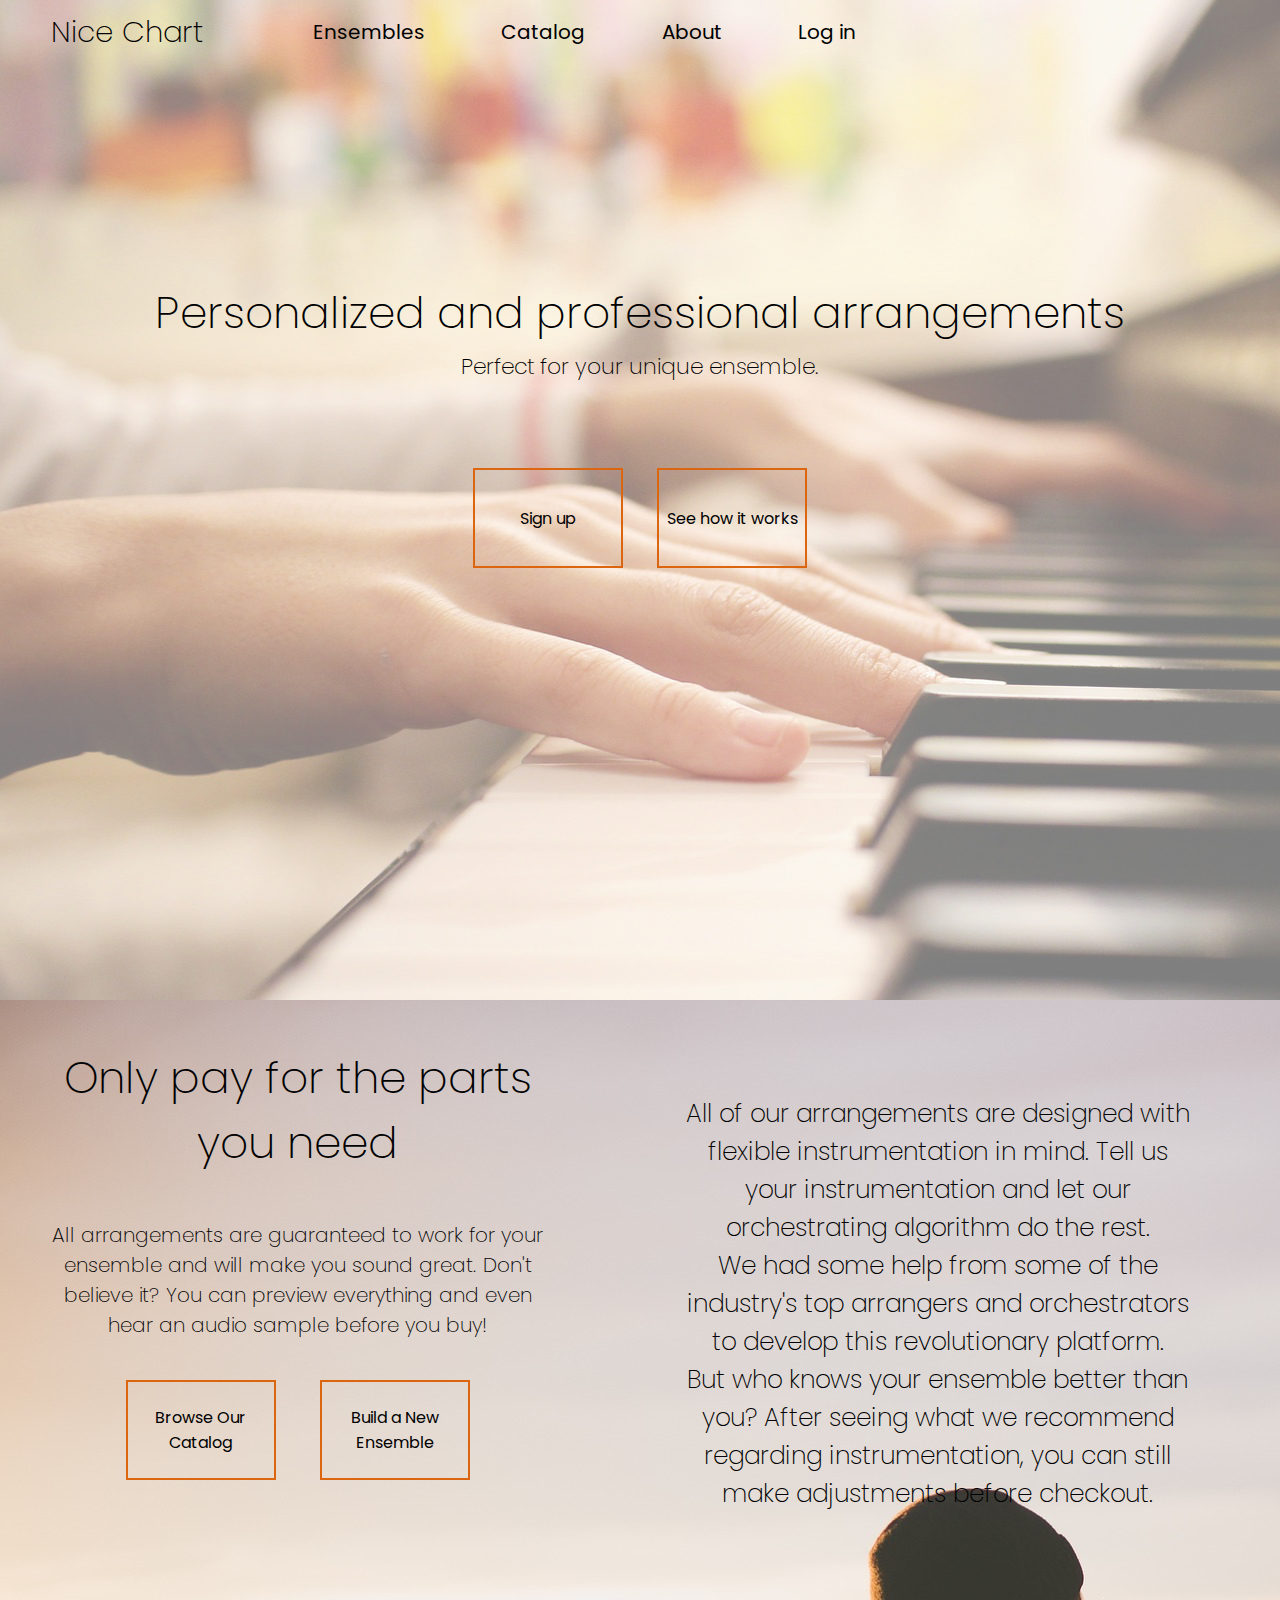
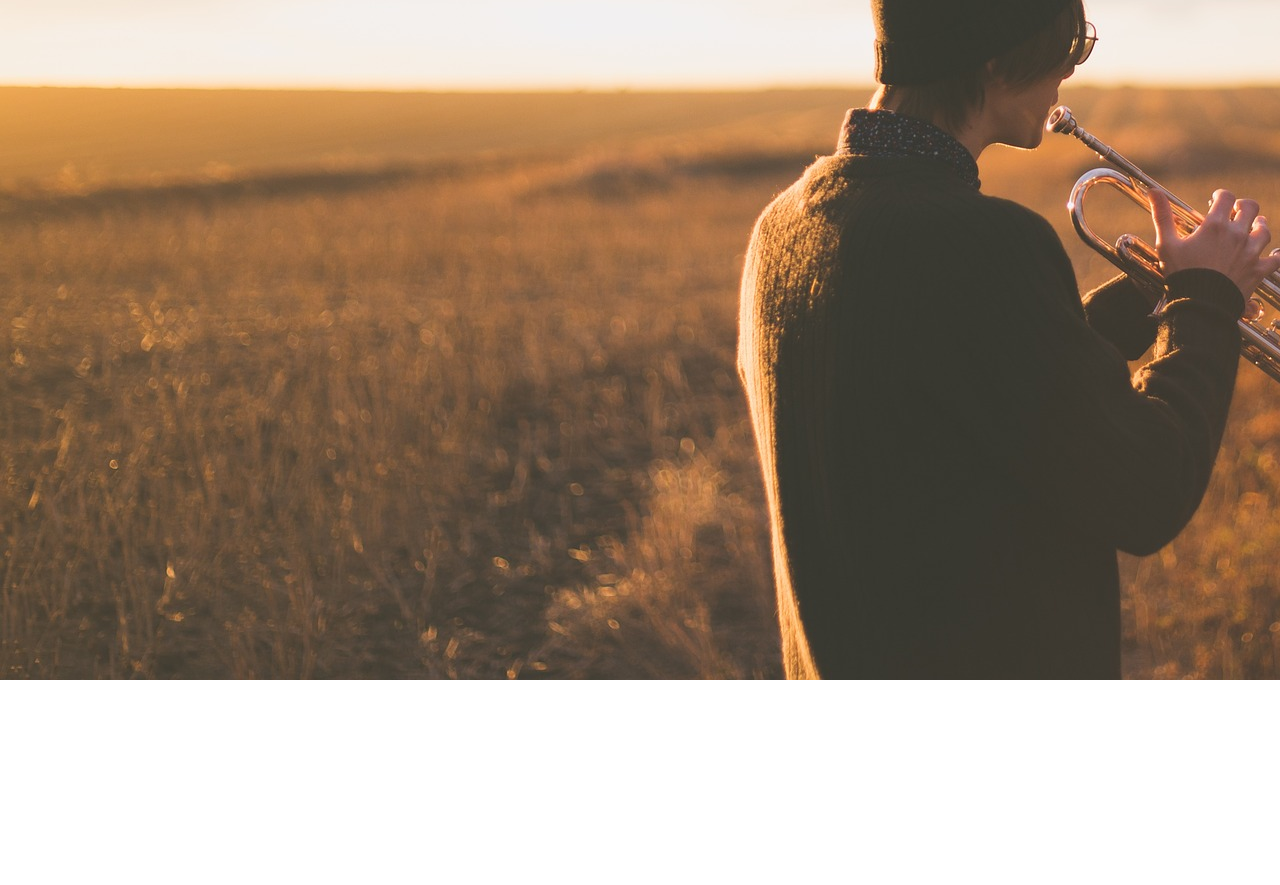
<file: index.html>
﻿<!DOCTYPE html>

<html lang="en" >
<head>
    <meta charset="utf-8" />
    <meta name="viewport" content="width=device-width, initial-scale=1.0" />
    <meta http-equiv="X-UA-Compatible" content="ie=edge" />
    <link rel="stylesheet" href="style.css" />
    <link rel="preconnect" href="https://fonts.gstatic.com">
    <link href="https://fonts.googleapis.com/css2?family=Poppins:wght@200;500&display=swap" rel="stylesheet">
    <link rel="preconnect" href="https://fonts.gstatic.com">
    <link href="https://fonts.googleapis.com/css2?family=Poppins:wght@200&display=swap" rel="stylesheet">
    <link rel="preconnect" href="https://fonts.gstatic.com">
    <link href="https://fonts.googleapis.com/css2?family=Poppins:wght@100&display=swap" rel="stylesheet">
    <script src="actions.js"></script>
    <title>Nice Chart</title>
</head>

<body>
    <div class="background-image">
        <header>
            <div class="logo-container">
                <a href="index.html"><h4 class="logo">Nice Chart</h4></a>
            </div>
            <nav>
                <ul class="nav-links">
                    <li class="dropdown">
                        <button class="nav-link" href="ensembles.html">Ensembles</button>
                        <div class="dropdown-content">
                            <a class="ensembles-link" href="ensembles.html">My Ensembles</a>
                            <p>7th Grade</p>
                            <p>8th Grade</p>
                            <p>9th Grade</p>
                        </div>
                    </li>
                    <a class="nav-link" href="catalog.html">Catalog</a>
                    <li><button class="nav-link" href="#">About</button></li>
                    <a class="nav-link" href="login.html">Log in</a>

                </ul>
            </nav>

        </header>

        <main>
            <section class="presentation">
                <div class="introduction">
                    <div class="intro-text"></div>
                    <h1>Personalized and professional arrangements</h1>
                    <p>
                        Perfect for your unique ensemble.
                    </p>


                </div>
                <div class="cta">
                    <a href="sign_up.html"><button class="cta-signup">Sign up</button></a>
                    <button onclick="SeeHowItWorks()" class="cta-how-it-works">See how it works</button>
                </div>

            </section>

        </main>
    </div>
    <section class="preview">
     
        <div class="preview-left">
            <div>
                <h1>Only pay for the parts you need</h1>
                <p>
                    All arrangements are guaranteed to work for your ensemble and will make you sound great. Don't believe it?
                    You can preview everything and even hear an audio sample before you buy!
                </p>
            </div>
         
            <div class="index-button">
                <button class="try-it-out-button">Browse Our Catalog</button>
                <button class="try-it-out-button">Build a New Ensemble</button>
            </div>
            
        </div>
        <div class="preview-right">
           <p>All of our arrangements are designed with flexible instrumentation in mind. Tell us your instrumentation and let our orchestrating algorithm do the rest.</p>
            <p>We had some help from some of the industry's top arrangers and orchestrators to develop this revolutionary platform. </p>
            <p>But who knows your ensemble better than you? After seeing what we recommend regarding instrumentation, you can still make adjustments before checkout.</p>
        </div>

    </section>


</body>
</html>
</file>
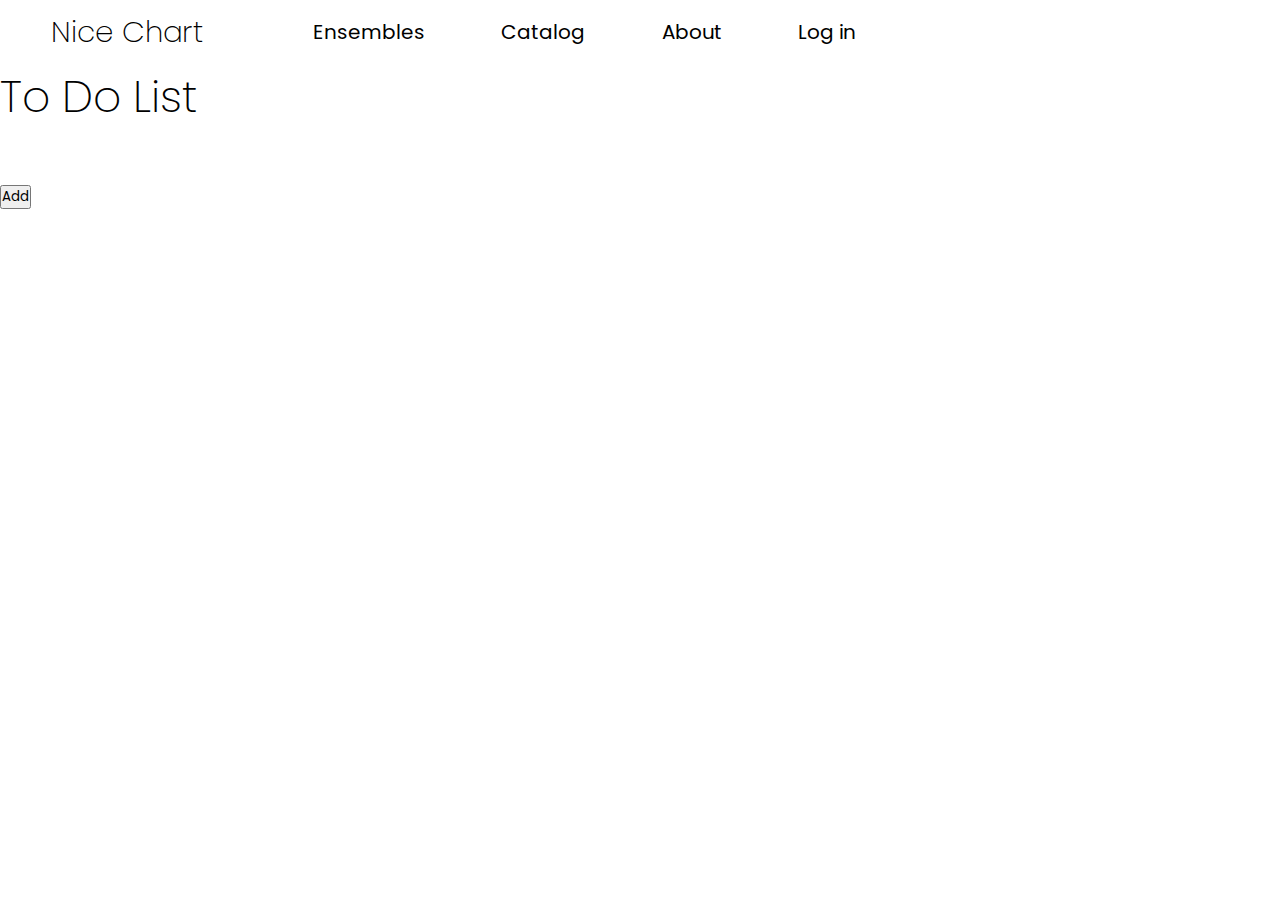
<file: about.html>
﻿<!DOCTYPE html>

<html lang="en">
<head>
    <meta charset="utf-8" />
    <meta name="viewport" content="width=device-width, initial-scale=1.0" />
    <meta http-equiv="X-UA-Compatible" content="ie=edge" />
    <link rel="stylesheet" href="style.css" />
    <link rel="preconnect" href="https://fonts.gstatic.com">
    <link href="https://fonts.googleapis.com/css2?family=Poppins:wght@200;500&display=swap" rel="stylesheet">
    <link rel="preconnect" href="https://fonts.gstatic.com">
    <link href="https://fonts.googleapis.com/css2?family=Poppins:wght@200&display=swap" rel="stylesheet">
    <link rel="preconnect" href="https://fonts.gstatic.com">
    <link href="https://fonts.googleapis.com/css2?family=Poppins:wght@100&display=swap" rel="stylesheet">

    <title>Nice Chart</title>
</head>

<body>

    <header>
        <div class="logo-container">
            <a href="index.html"><h4 class="logo">Nice Chart</h4></a>
        </div>
        <nav>
            <ul class="nav-links">
                <li class="dropdown">
                    <button class="nav-link" href="ensembles.html">Ensembles</button>
                    <div class="dropdown-content">
                        <a class="ensembles-link" href="ensembles.html">My Ensembles</a>
                        <p>7th Grade</p>
                        <p>8th Grade</p>
                        <p>9th Grade</p>
                    </div>
                </li>
                <a class="nav-link" href="catalog.html">Catalog</a>
                <li><button class="nav-link" href="#">About</button></li>
                <a class="nav-link" href="login.html">Log in</a>

            </ul>
        </nav>

    </header>
    <section>
        <h1> To Do List</h1>
        <div class="container">
            <input id="inputField" type="number">
            <button id="addNumberButton">Add</button>
            <div id="output">

            </div>
        </div>
    </section>

    <script src="actions.js"></script>
</body>
</html>
</file>
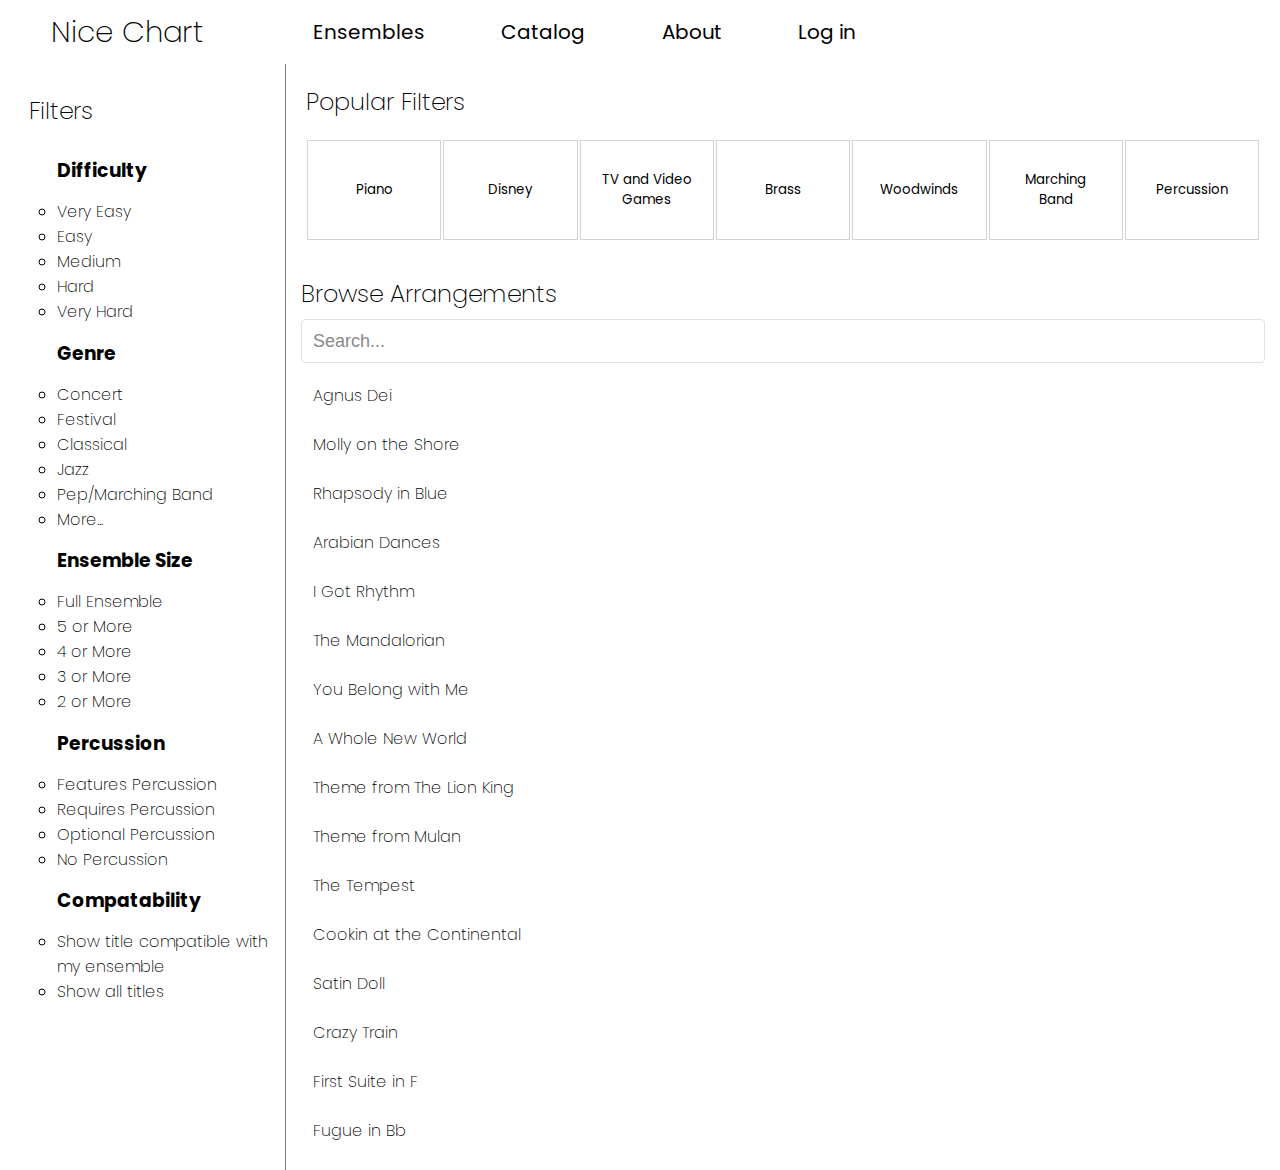
<file: catalog.html>
﻿<!DOCTYPE html>

<html lang="en">
<head>
    <meta charset="utf-8" />
    <meta name="viewport" content="width=device-width, initial-scale=1.0" />
    <meta http-equiv="X-UA-Compatible" content="ie=edge" />
    <link rel="stylesheet" href="style.css" />
    <link rel="preconnect" href="https://fonts.gstatic.com">
    <link href="https://fonts.googleapis.com/css2?family=Poppins:wght@200;500&display=swap" rel="stylesheet">
    <link rel="preconnect" href="https://fonts.gstatic.com">
    <link href="https://fonts.googleapis.com/css2?family=Poppins:wght@200&display=swap" rel="stylesheet">
    <link rel="preconnect" href="https://fonts.gstatic.com">
    <link href="https://fonts.googleapis.com/css2?family=Poppins:wght@100&display=swap" rel="stylesheet">
    <title>Nice Chart</title>
</head>

<body>
    <div class="catalog-image-background">
        <header>
         
                <div class="logo-container">
                    <a href="index.html"><h4 class="logo">Nice Chart</h4></a>
                </div>
                <nav>
                    <ul class="nav-links">
                        <li class="dropdown">
                            <button class="nav-link" href="#">Ensembles</button>
                            <div class="dropdown-content">
                                <a class="ensembles-link" href="ensembles.html">My Ensembles</a>
                                <p>7th Grade</p>
                                <p>8th Grade</p>
                                <p>9th Grade</p>
                            </div>
                        </li>
                        <a class="nav-link" href="catalog.html">Catalog</a>
                        <li><button class="nav-link" href="#">About</button></li>
                        <a class="nav-link" href="login.html">Log in</a>

                    </ul>
                </nav>
         
            

        </header>

        <main>

            <div class="catalog-content-container">
                <div class="row">
                    <div class="left">
                        <h2>Filters</h2>
                        <h3>Difficulty</h3>
                        <ul>
                            <li><a href="#">Very Easy</a></li>
                            <li><a href="#">Easy</a></li>
                            <li><a href="#">Medium</a></li>
                            <li><a href="#">Hard</a></li>
                            <li><a href="#">Very Hard</a></li>
                        </ul>

                        <h3>Genre</h3>
                        <ul>
                            <li><a href="#">Concert</a></li>
                            <li><a href="#">Festival</a></li>
                            <li><a href="#">Classical</a></li>
                            <li><a href="#">Jazz</a></li>
                            <li><a href="#">Pep/Marching Band</a></li>
                            <li><a href="#">More...</a></li>
                        </ul>

                        <h3>Ensemble Size</h3>
                        <ul>
                            <li><a href="#">Full Ensemble</a></li>
                            <li><a href="#">5 or More</a></li>
                            <li><a href="#">4 or More</a></li>
                            <li><a href="#">3 or More</a></li>
                            <li><a href="#">2 or More</a></li>
                        </ul>

                        <h3>Percussion</h3>
                        <ul>
                            <li><a href="#">Features Percussion</a></li>
                            <li><a href="#">Requires Percussion</a></li>
                            <li><a href="#">Optional Percussion</a></li>
                            <li><a href="#">No Percussion</a></li>
                        </ul>

                        <h3>Compatability</h3>
                        <ul>
                            <li><a href="#">Show title compatible with my ensemble</a></li>
                            <li><a href="#">Show all titles</a></li>
                        </ul>
                    </div>
                </div>

                <div class="right">
                    <h2 class="filters">Popular Filters</h2>
                    <div class="top-hubs">
                        <button>Piano</button>
                        <button>Disney</button>
                        <button>TV and Video Games</button>
                        <button>Brass</button>
                        <button>Woodwinds</button>
                        <button>Marching Band</button>
                        <button>Percussion</button>

                    </div>

                    <div class="middle-right">
                        <h2>Browse Arrangements</h2>
                        <input type="text" id="mySearch" onkeyup="myFunction()" placeholder="Search..." title="Type in a category" />
                        <ul id="myMenu">
                            <li><a href="#">Agnus Dei</a></li>
                            <li><a href="#">Molly on the Shore</a></li>
                            <li><a href="#">Rhapsody in Blue</a></li>
                            <li><a href="#">Arabian Dances</a></li>
                            <li><a href="#">I Got Rhythm</a></li>
                            <li><a href="#">The Mandalorian</a></li>
                            <li><a href="#">You Belong with Me</a></li>
                            <li><a href="#">A Whole New World</a></li>
                            <li><a href="#">Theme from The Lion King</a></li>
                            <li><a href="#">Theme from Mulan</a></li>
                            <li><a href="#">The Tempest</a></li>
                            <li><a href="#">Cookin at the Continental</a></li>
                            <li><a href="#">Satin Doll</a></li>
                            <li><a href="#">Crazy Train</a></li>
                            <li><a href="#">First Suite in F</a></li>
                            <li><a href="#">Fugue in Bb</a></li>
                        </ul>
                    </div>
                </div>


            </div>

            <script>
                function myFunction() {
                    var input, filter, ul, li, a, i;
                    input = document.getElementById("mySearch");
                    filter = input.value.toUpperCase();
                    ul = document.getElementById("myMenu");
                    li = ul.getElementsByTagName("li");
                    for (i = 0; i < li.length; i++) {
                        a = li[i].getElementsByTagName("a")[0];
                        if (a.innerHTML.toUpperCase().indexOf(filter) > -1) {
                            li[i].style.display = "";
                        } else {
                            li[i].style.display = "none";
                        }
                    }
                }
            </script>


        </main>
    </div>



</body>
</html>
</file>
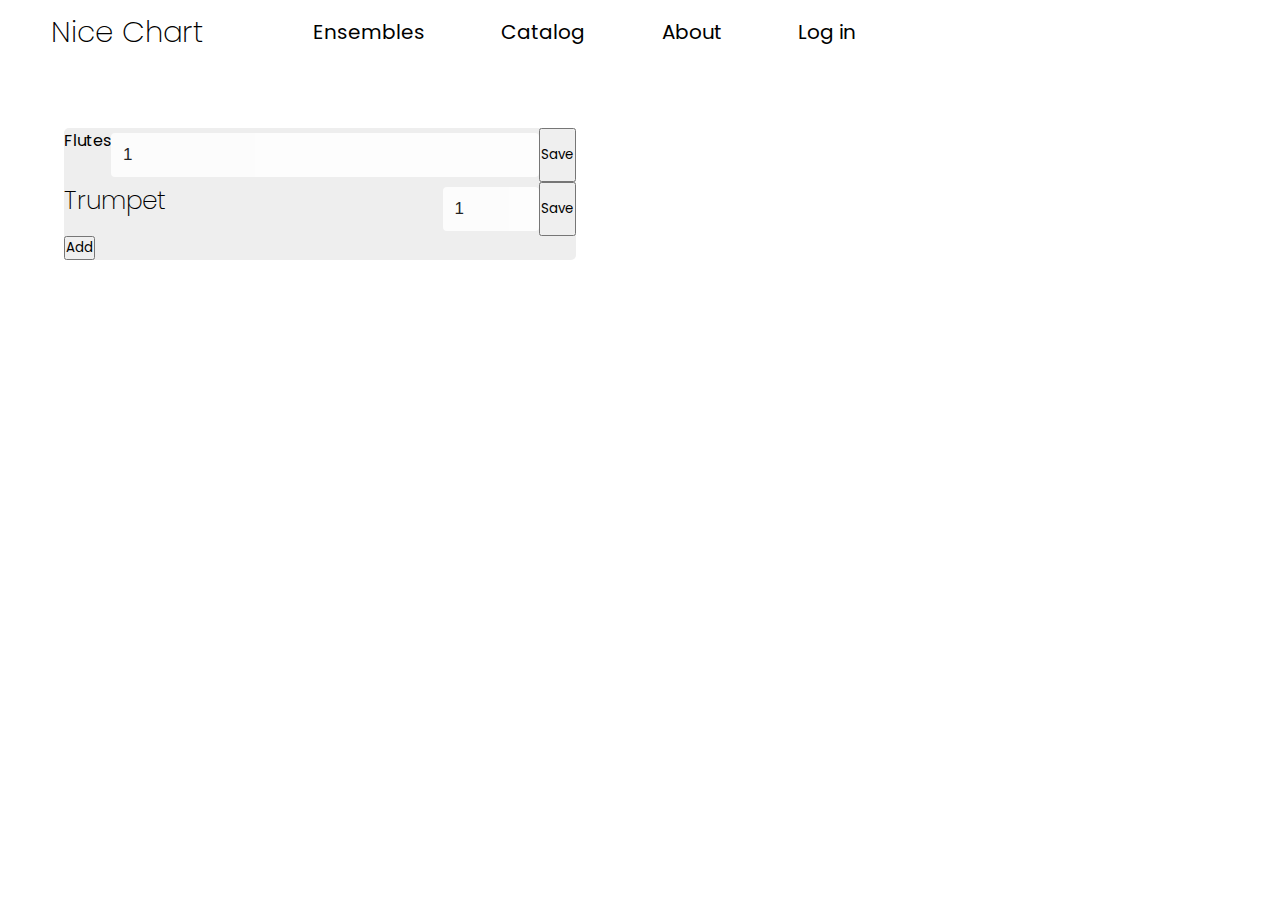
<file: ensembles.html>
﻿<!DOCTYPE html>

<html lang="en">
<head>
    <meta charset="utf-8" />
    <meta name="viewport" content="width=device-width, initial-scale=1.0" />
    <meta http-equiv="X-UA-Compatible" content="ie=edge" />
    <link rel="stylesheet" href="style.css" />
    <link rel="preconnect" href="https://fonts.gstatic.com">
    <link href="https://fonts.googleapis.com/css2?family=Poppins:wght@200;500&display=swap" rel="stylesheet">
    <link rel="preconnect" href="https://fonts.gstatic.com">
    <link href="https://fonts.googleapis.com/css2?family=Poppins:wght@200&display=swap" rel="stylesheet">
    <link rel="preconnect" href="https://fonts.gstatic.com">
    <link href="https://fonts.googleapis.com/css2?family=Poppins:wght@100&display=swap" rel="stylesheet">
    <script src="actions.js"></script>
    <title>Nice Chart</title>
</head>

<body>

    <header>
        <div class="logo-container">
            <a href="index.html"><h4 class="logo">Nice Chart</h4></a>
        </div>
        <nav>
            <ul class="nav-links">
                <li class="dropdown">
                    <button class="nav-link" href="ensembles.html">Ensembles</button>
                    <div class="dropdown-content">
                        <a class="ensembles-link" href="ensembles.html">My Ensembles</a>
                        <p>7th Grade</p>
                        <p>8th Grade</p>
                        <p>9th Grade</p>
                    </div>
                </li>
                <a class="nav-link" href="catalog.html">Catalog</a>
                <li><button class="nav-link" href="#">About</button></li>
                <a class="nav-link" href="login.html">Log in</a>

            </ul>
        </nav>

    </header>

    <main>
        <div class="ensembles-container">
            <div class="instrument-selection">
                <div class="instrument">
                    <label id="instrumentType">Flutes</label>
                    <input id="instrumentQuantity" type="number" min="1" max="9" step="1" value="1">
                    <button onclick="fluteNumber()">Save</button>
                </div>
                <div class="instrument">
                    <label class="instrument-type">Trumpet</label>
                    <input id="trumpet-button" type="number" min="1" max="9" step="1" value="1">
                    <button onclick="trumpetNumber()">Save</button>
                </div>
                <div class="instrument">
                    <button id="addInstruments">Add</button>
                </div>

            </div>
            <div class="instrument-output">
                <p id="flutes"></p>
                <p id="trumpet"></p>


            </div>
        </div>

    </main>

</body>
</html>
</file>
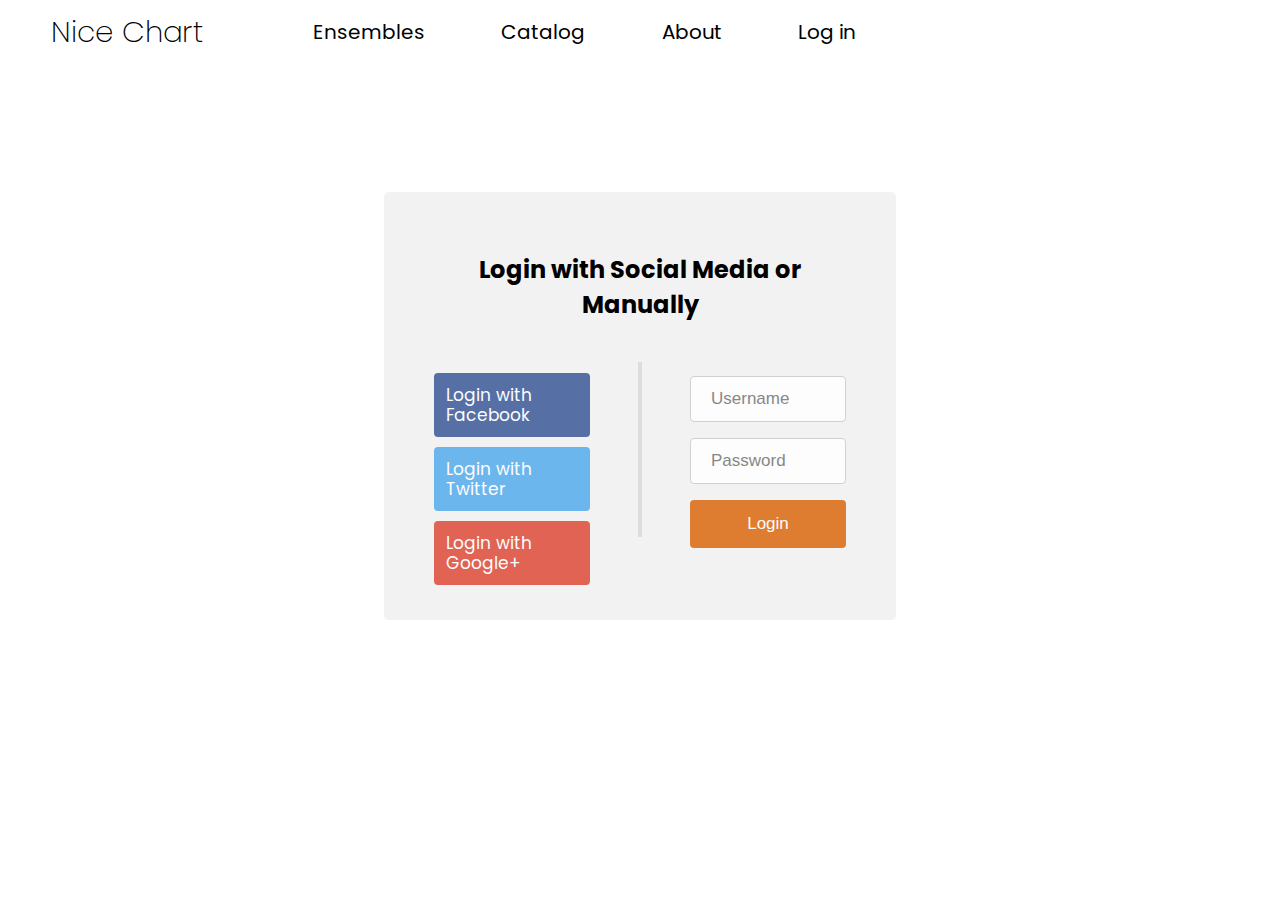
<file: login.html>
﻿<!DOCTYPE html>

<html lang="en">
<head>
    <meta charset="utf-8" />
    <meta name="viewport" content="width=device-width, initial-scale=1.0" />
    <meta http-equiv="X-UA-Compatible" content="ie=edge" />
    <link rel="stylesheet" href="style.css" />
    <link rel="preconnect" href="https://fonts.gstatic.com">
    <link href="https://fonts.googleapis.com/css2?family=Poppins:wght@200;500&display=swap" rel="stylesheet">
    <link rel="preconnect" href="https://fonts.gstatic.com">
    <link href="https://fonts.googleapis.com/css2?family=Poppins:wght@200&display=swap" rel="stylesheet">
    <link rel="preconnect" href="https://fonts.gstatic.com">
    <link href="https://fonts.googleapis.com/css2?family=Poppins:wght@100&display=swap" rel="stylesheet">
    <title>Nice Chart</title>
</head>

<body>

    <header>
        <div class="logo-container">
            <a href="index.html"><h4 class="logo">Nice Chart</h4></a>
        </div>
        <nav>
            <ul class="nav-links">
                <li class="dropdown">
                    <button class="nav-link" href="ensembles.html">Ensembles</button>
                    <div class="dropdown-content">
                        <a class="ensembles-link" href="ensembles.html">My Ensembles</a>
                        <p>7th Grade</p>
                        <p>8th Grade</p>
                        <p>9th Grade</p>
                    </div>
                </li>
                <a class="nav-link" href="catalog.html">Catalog</a>
                <li><button class="nav-link" href="#">About</button></li>
                <a class="nav-link" href="login.html">Log in</a>

            </ul>
        </nav>
 
    </header>

    <main>
        <div class="login-container">
            <form action="/action_page.php">
                <div class="login-row">
                    <h2 style="text-align:center">Login with Social Media or Manually</h2>
                    <div class="vl">
                        <span class="vl-innertext"></span>
                    </div>

                    <div class="col">
                        <a href="#" class="fb btn">
                            <i class="fa fa-facebook fa-fw"></i> Login with Facebook
                        </a>
                        <a href="#" class="twitter btn">
                            <i class="fa fa-twitter fa-fw"></i> Login with Twitter
                        </a>
                        <a href="#" class="google btn">
                            <i class="fa fa-google fa-fw"></i> Login with Google+
                        </a>
                    </div>

                    <div class="col">
                        <div class="hide-md-lg">
                            <p>Or sign in manually:</p>
                        </div>

                        <input type="text" name="username" placeholder="Username" required>
                        <input type="password" name="password" placeholder="Password" required>
                        <input type="submit" value="Login">
                    </div>

                </div>
            </form>
        </div>

        <div class="bottom-container">
            <div class="row">
                <div class="col">
                    <a href="#" style="color:white" class="btn">Sign up</a>
                </div>
                <div class="col">
                    <a href="#" style="color:white" class="btn">Forgot password?</a>
                </div>
            </div>
        </div>

    </main>

</body>
</html>
</file>
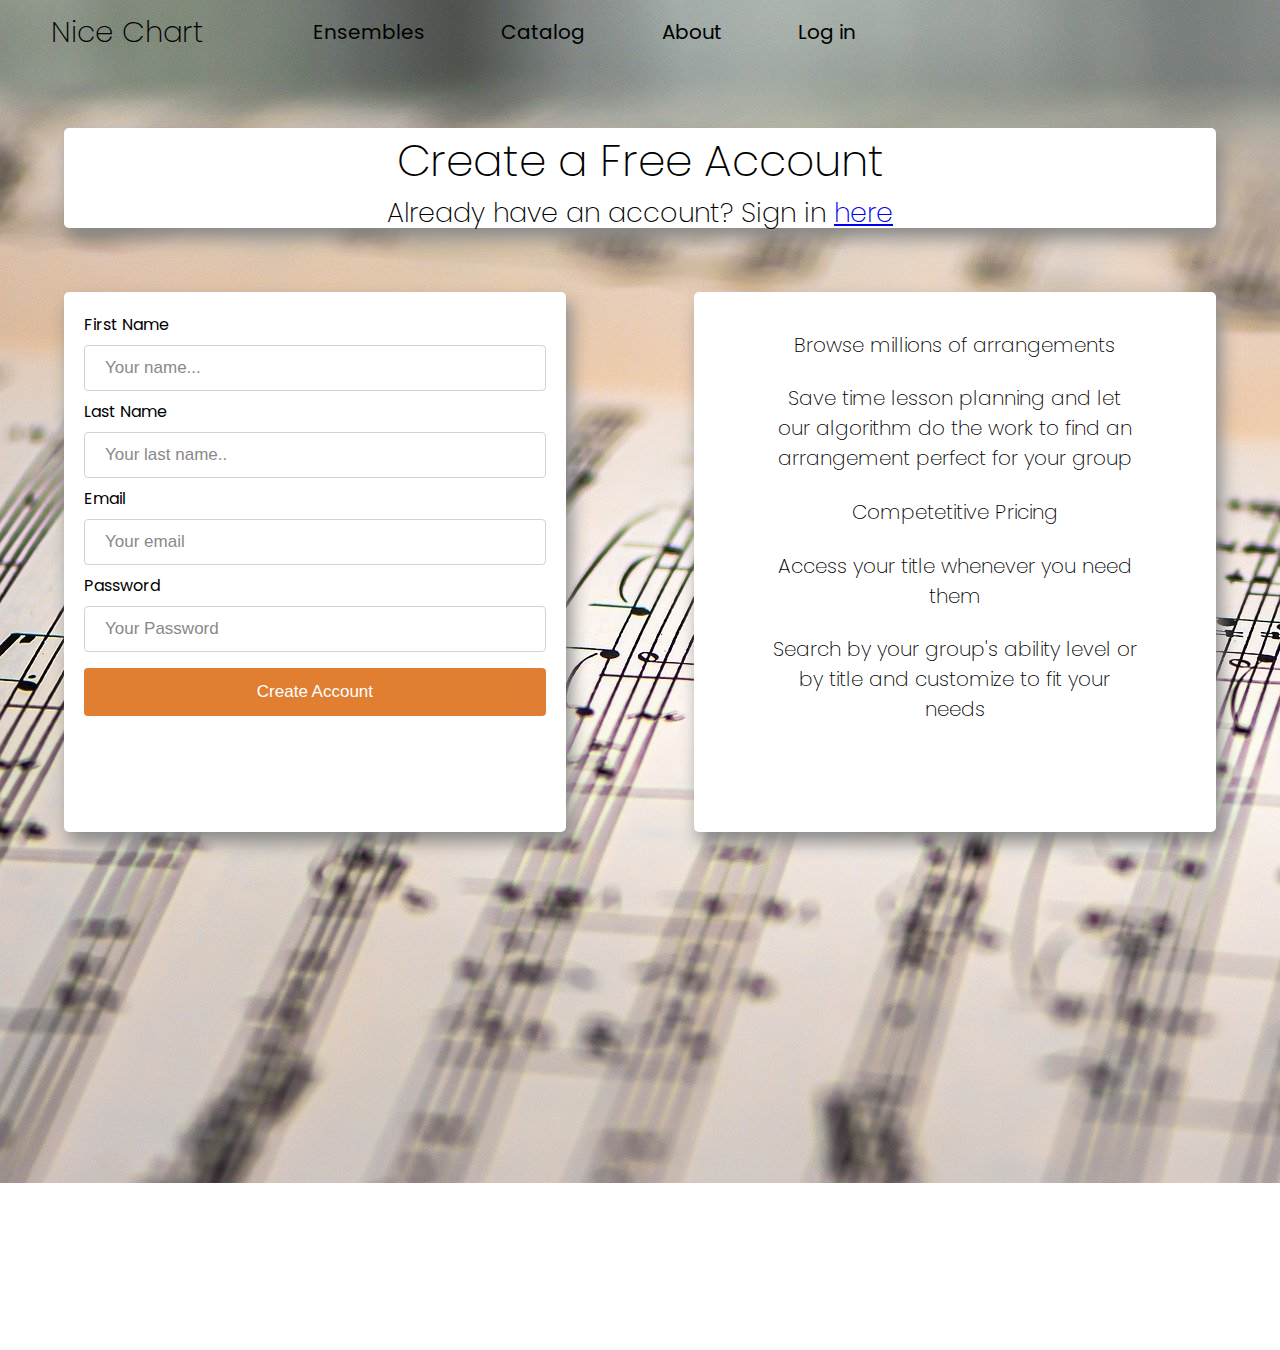
<file: sign_up.html>
﻿<!DOCTYPE html>

<html lang="en">
<head>
    <meta charset="utf-8" />
    <meta name="viewport" content="width=device-width, initial-scale=1.0" />
    <meta http-equiv="X-UA-Compatible" content="ie=edge" />
    <link rel="stylesheet" href="style.css" />
    <link rel="preconnect" href="https://fonts.gstatic.com">
    <link href="https://fonts.googleapis.com/css2?family=Poppins:wght@200;500&display=swap" rel="stylesheet">
    <link rel="preconnect" href="https://fonts.gstatic.com">
    <link href="https://fonts.googleapis.com/css2?family=Poppins:wght@200&display=swap" rel="stylesheet">
    <link rel="preconnect" href="https://fonts.gstatic.com">
    <link href="https://fonts.googleapis.com/css2?family=Poppins:wght@100&display=swap" rel="stylesheet">
    <title>Nice Chart</title>
</head>

<body>
    <div class="background-image-signup">
        <header>
            <div class="logo-container">
                <a href="index.html"><h4 class="logo">Nice Chart</h4></a>
            </div>
            <nav>
                <ul class="nav-links">
                    <li class="dropdown">
                        <button class="nav-link" href="ensembles.html">Ensembles</button>
                        <div class="dropdown-content">
                            <a class="ensembles-link" href="ensembles.html">My Ensembles</a>
                            <p>7th Grade</p>
                            <p>8th Grade</p>
                            <p>9th Grade</p>
                        </div>
                    </li>
                    <a class="nav-link" href="catalog.html">Catalog</a>
                    <li><button class="nav-link" href="#">About</button></li>
                    <a class="nav-link" href="login.html">Log in</a>

                </ul>
            </nav>
        </header>

        <main>
            <div class="create-account">
                <h1>Create a Free Account</h1>
                <p>Already have an account? Sign in <a href="login.html">here</a></p>
            </div>
            <div class="sign-up-container">
                <div class="sign-up-left">
                    <form action="action_page.php">
                        <label for="fname">First Name</label>
                        <input type="text" id="fname" name="firstname"
                               placeholder="Your name..." />
                        <label for="lname">Last Name</label>
                        <input type="text" id="lname" name="lastname" placeholder="Your last name..">
                        <label for="email">Email</label>
                        <input type="text" id="email" name="email" placeholder="Your email" />
                        <label for="pwd">Password</label>
                        <input type="password" id="pwd" name="pwd" placeholder="Your Password" />
                        <input type="submit" value="Create Account">
                    </form>
                </div>
                <div class="sign-up-right">
                    <p>Browse millions of arrangements</p>
                    <p>Save time lesson planning and let our algorithm do the work to find an arrangement perfect for your group</p>
                    <p>Competetitive Pricing</p>
                    <p>Access your title whenever you need them</p>
                    <p>Search by your group's ability level or by title and customize to fit your needs</p>
           
                </div>
            </div>

        </main>
    </div>
  

</body>
</html>
</file>
<file: style.css>
﻿*{
    margin: 0px;
    padding: 0px;
    box-sizing: border-box;
    
}
/*Reference: musescore.com*/
/*Reference: https://business.udemy.com*/
/*#region Index*/

body {
    font-family: 'Poppins', sans-serif;
}

.background-image {
    background-image: url("images/pianobackgroundopacity50.png");
    height: 1000px;
}

button{
    font-family: 'Poppins', sans-serif;
}

header {
    display: flex;
    width: 100%;
    margin: auto;
    padding: .4%;
    /* height: 7vh;*/
    align-items: center;
}

.logo-container, .nav-links, .cart{
    display: flex;

}

.logo-container{
    flex: 1;
}

    .logo-container a {
        text-decoration: none;
        margin-left: 20%;

    }

.logo {
    font-weight: 200;
    margin: 5px;
    color: black;
    font-size: 2.3vw;
   
}

nav {
    flex: 3;
    margin-right: 30%;
    margin-left: 5%;
}

.nav-links {
    justify-content: space-around;
    list-style: none;
 
}

.nav-link {
    color: black;
    font-size: 1.5vw;
    text-decoration: none;
    font-size:20px;
    transition: .3s;
    opacity: 1;
    border: none;
    background: none;
}

.nav-link:hover{
   
    opacity: .6;
    cursor: pointer;
    
}

.dropdown{
    position: relative;
    display: inline-block;
}

.dropdown:hover .dropdown-content{
    display:block;
}

.dropdown-content {
    display: none;
    position: absolute;
    background-color: #f9f9f9;
    min-width: 160px;
    box-shadow: 0px 8px 16px 0px rgba(0,0,0,0.2);
    padding: 12px 16px;
    z-index: 1;
}

.dropdown-content p:hover{
    background-color: lightgray;
    cursor: pointer;
}

.ensembles-link{
    text-decoration: none;
    color: black;
}

.presentation {
    display: flex;
    width: 90%;
    margin: auto;
    min-height: 80vh;
    align-items: center;
    justify-content: center;
    flex-direction: column;

}


 h1 {
    font-size: 44px;
    font-weight: 200;
    background: linear-gradient(to-right, #494964, #6f6f89);
}

.presentation p {
    margin: 5px;
    font-size: 22px;
    color: black;
    text-align: center;
    font-weight: 200;
    display: flex;
    justify-content: center;
    
}

.cta{
    padding: 50px 0px 0px 0px;

}

.cta-signup {
    border: 2px solid #DB660F;
    background: transparent;
    color: black;
    width: 150px;
    height: 100px;
    cursor: pointer;
    font-size: 16px;
  
}

    .cta-signup:hover {
        background: #DB660F;
        opacity: 100%;
        color: white;
        border: none;
    }

.cta-how-it-works {
    background: transparent;
    border: 2px solid #DB660F;
    width: 150px;
    height: 100px;
    cursor: pointer;
    font-size: 16px;
    margin: 30px 0px 0px 30px;
    color: black;
    font-weight: 400;
}

    .cta-how-it-works:hover {
        background: #DB660F;
        opacity: 100%;
        color: white;
        border: none;
    }

.preview {
    display: flex;

    background-image: url("images/trumpet.jpg");
    height: 165vh;
    background-repeat: no-repeat;
}

.preview-left{
    flex: 1;
    flex-direction: column;
}

.preview-right{
    flex: 1;
    padding: 5vh;
    margin-top: 50px;
}

.preview-right img{
    object-fit: scale-down;
    height: 500px;
}

.preview h1 {
    text-align: center;
    padding: 5vh;
}

.preview p {
    text-align: center;
    margin-left: 5vh;
    margin-right: 5vh;
    font-size: 20px;
    font-weight: 200;
}

.try-it-out-button {
    border: 2px solid #DB660F;
    background: transparent;
    color: black;
    width: 150px;
    height: 100px;
    cursor: pointer;
    font-size: 16px;
    margin: 40px 20px 40px 20px;
}

.try-it-out-button:hover {
    background: #DB660F;
    opacity: 100%;
    color: white;
    border: none;
}

.preview-right p{
    font-weight: 200;
    font-size: 25px;
}

.index-button{
    text-align:center;
}

/*#endregion*/

/*#region Catalog*/



 .catalog-content-container{
     display: flex;
 }

 .filters{
     text-align:left;
     font-weight: 200;
     vertical-align: bottom;
     margin-top: 2%;
     margin-left: 2%;
 }

 .top-hubs{
     display:flex;
     flex-direction: row;
     margin: 2%;
 }

.top-hubs button{
    border: solid lightgray .1px;
    padding: 20px;
    height: 100px;
    width: 140px;
    background-color: white;
    transition: .3s;
    margin: 1px;
    
}

    .top-hubs button:hover {
        border: solid darkgray 1px;
        background-color: #00909f;
        color: white;
        cursor: pointer;
    }

.middle-right h2{
    font-weight: 200;
}

.middle-right a{
    font-weight: 200;
}

.row{
    border-right: solid gray 1px;
}

.left {
    flex: 20%;
 
    height: 100%;
}

.left h2{
    padding: 10%;
    font-weight: 200;
}

.left h3 {
    margin-left: 20%;
}

.left ul{
    margin-left: 20px;
    list-style-type: circle;
    margin-top: 5%;
    margin-bottom: 5%;
    margin-left: 20%;
}

    .left ul a {
        text-decoration: none;
        color: black;
        transition: .3s;
        font-weight: 200;
    }

.left ul a:hover{
    background-color: lightgray;
    border-radius: 10px;
    padding: 5px;
}

.right{
    flex: 80%;
}

.middle-right{
   
    padding: 15px;
}

#mySearch{
    width: 100%;
    font-size: 18px;
    padding: 11px;
    border: 1px solid #ddd;
}

#myMenu {
    list-style-type: none;
    padding: 0;
    margin: 0;
}

#myMenu li a{
    padding: 12px;
    text-decoration: none;
    color: black;
    display: block;

}

#myMenu li a:hover {
    background-color: #eee;
}

/*#endregion*/

/*#region signup*/

.background-image-signup{
    background-image: url("images/music.jpg");
    height: 150vh;
    background-repeat: no-repeat;
}

.create-account {
    font-family: 'Poppins', sans-serif;
    height: 100px;
    text-align: center;
    margin: 5%;
    font-weight: 200;
    font-size: 3vh;
    background-color: white;
    border-radius: 5px;
    box-shadow: 5px 10px 18px #888888;
    text-align: center;
}

.sign-up-container{
    display: flex;
    height: 60vh;
}

.sign-up-right {
    flex: 50%;
    margin-right: 5%;
    margin-left: 5%;
    padding-top: 2%;
    padding-bottom: 2%;
    padding-left: 5%;
    padding-right: 5%;
    text-align: center;
    border: none;
    box-shadow: 5px 10px 18px #888888;
    background-color: white;
    border-radius: 5px;
}

.sign-up-right p{
    padding: 3%;
    font-size: 20px;
    font-weight: 200;
}


.sign-up-left {
    flex: 50%;
    padding: 20px;
    margin-left: 5%;
    margin-right: 5%;
    border: none;
    box-shadow: 5px 10px 18px #888888;
    background-color: white;
    border-radius: 5px;
}

input[type=text], select {
    width: 100%;
    padding: 12px 20px;
    margin: 8px 0;
    display: inline-block;
    border: 1px solid #ccc;
    border-radius: 4px;
    box-sizing: border-box;
}

input[type=password], select {
    width: 100%;
    padding: 12px 20px;
    margin: 8px 0;
    display: inline-block;
    border: 1px solid #ccc;
    border-radius: 4px;
    box-sizing: border-box;
}

input[type=submit] {
    width: 100%;
    background-color:transparent;
    color: white;
    padding: 14px 20px;
    margin: 8px 0;
    border: none;
    border-radius: 4px;
    cursor: pointer;
}

    input[type=submit]:hover {
        background-color: #1697A8;
    }



/*#endregion*/

/*#region login*/

* {
    box-sizing: border-box
}

/* style the container */
.login-container {
    position: relative;
    border-radius: 5px;
    background-color: #f2f2f2;
    padding: 20px 0 30px 0;
    margin-left: 30%;
    margin-right: 30%;
    margin-top: 10%;
}

.login-row h2 {
    padding: 40px;
}

/* style inputs and link buttons */
input,
.btn {
    width: 100%;
    padding: 12px;
    border: none;
    border-radius: 4px;
    margin: 5px 0;
    opacity: 0.85;
    display: inline-block;
    font-size: 17px;
    line-height: 20px;
    text-decoration: none; /* remove underline from anchors */
}

    input:hover,
    .btn:hover {
        opacity: 1;
    }

/* add appropriate colors to fb, twitter and google buttons */
.fb {
    background-color: #3B5998;
    color: white;
}

.twitter {
    background-color: #55ACEE;
    color: white;
}

.google {
    background-color: #dd4b39;
    color: white;
}

/* style the submit button */
input[type=submit] {
    background-color: #DB680F;
    color: white;
    cursor: pointer;
}

    input[type=submit]:hover {
        background-color: #FFAD6E;
    }

/* Two-column layout */
.col {
    float: left;
    width: 50%;
    margin: auto;
    padding: 0 50px;
    margin-top: 6px;
}

/* Clear floats after the columns */
.login-row:after {
    content: "";
    display: table;
    clear: both;
}

/* vertical line */
.vl {
    position: absolute;
    left: 50%;
    transform: translate(-50%);
    border: 2px solid #ddd;
    height: 175px;
}

/* text inside the vertical line */
.inner {
    position: absolute;
    top: 50%;
    transform: translate(-50%, -50%);
    background-color: #f1f1f1;
    border: 1px solid #ccc;
    border-radius: 50%;
    padding: 8px 10px;
}

/* hide some text on medium and large screens */
.hide-md-lg {
    display: none;
}

/* bottom container */
.bottom-container {
    text-align: center;
    background-color: #666;
    border-radius: 0px 0px 4px 4px;
    margin-left: 30%;
    margin-right: 30%;
}

/* Responsive layout - when the screen is less than 650px wide, make the two columns stack on top of each other instead of next to each other */
@media screen and (max-width: 650px) {
    .col {
        width: 100%;
        margin-top: 0;
    }
    /* hide the vertical line */
    .vl {
        display: none;
    }
    /* show the hidden text on small screens */
    .hide-md-lg {
        display: block;
        text-align: center;
    }
}

/*#endregion*/

/*#region Ensembles*/
.ensembles-container{
    display: flex;
}

.instrument-selection{
    flex: 50%;
    margin: 5%;
    background-color: rgb(238 238 238);
    border-radius: 5px;
}

.instrument-output {
    flex: 50%;
    margin: 5%;
}

.instrument {
    display: flex;

}

.instrument-type{
    flex: 80%;
    font-size: 25px;
    font-weight: 200;
    
}

input[type=number]{
    flex: 20%;
}


/*#endregion*/
</file>
